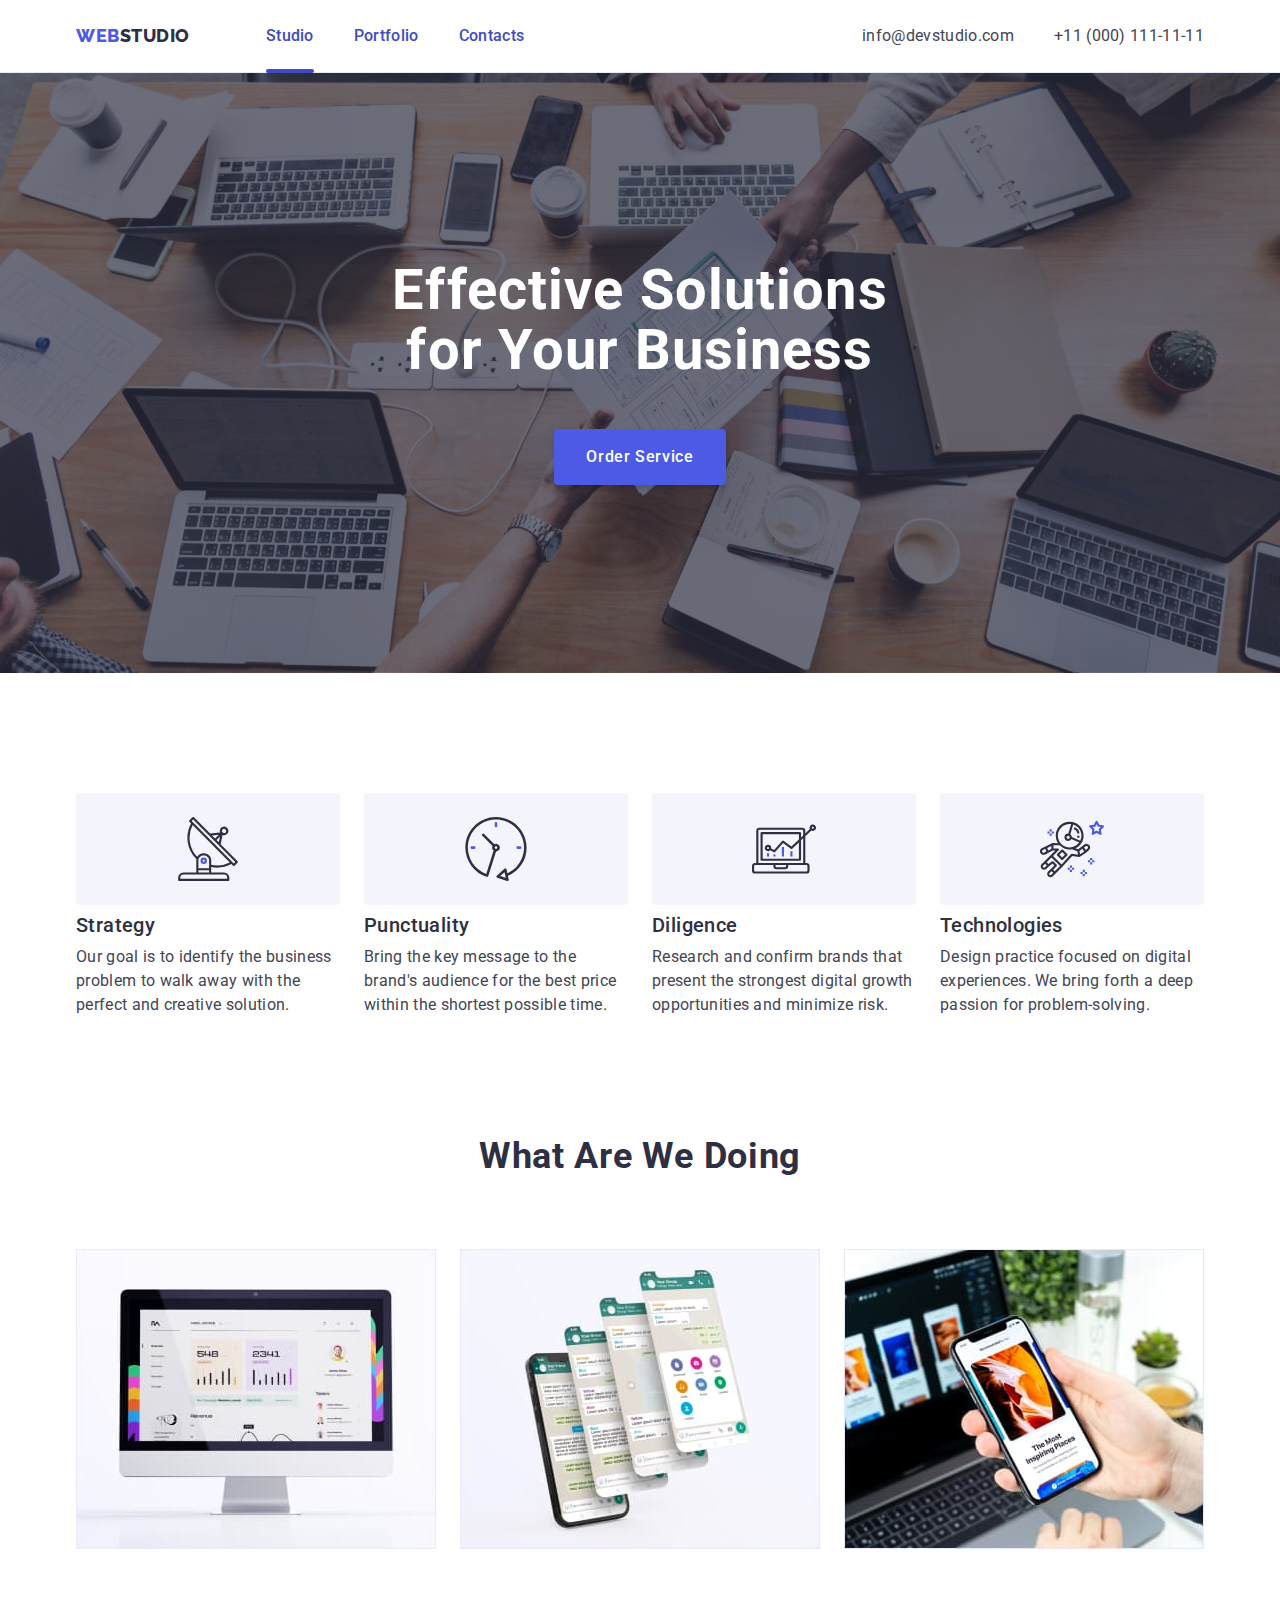
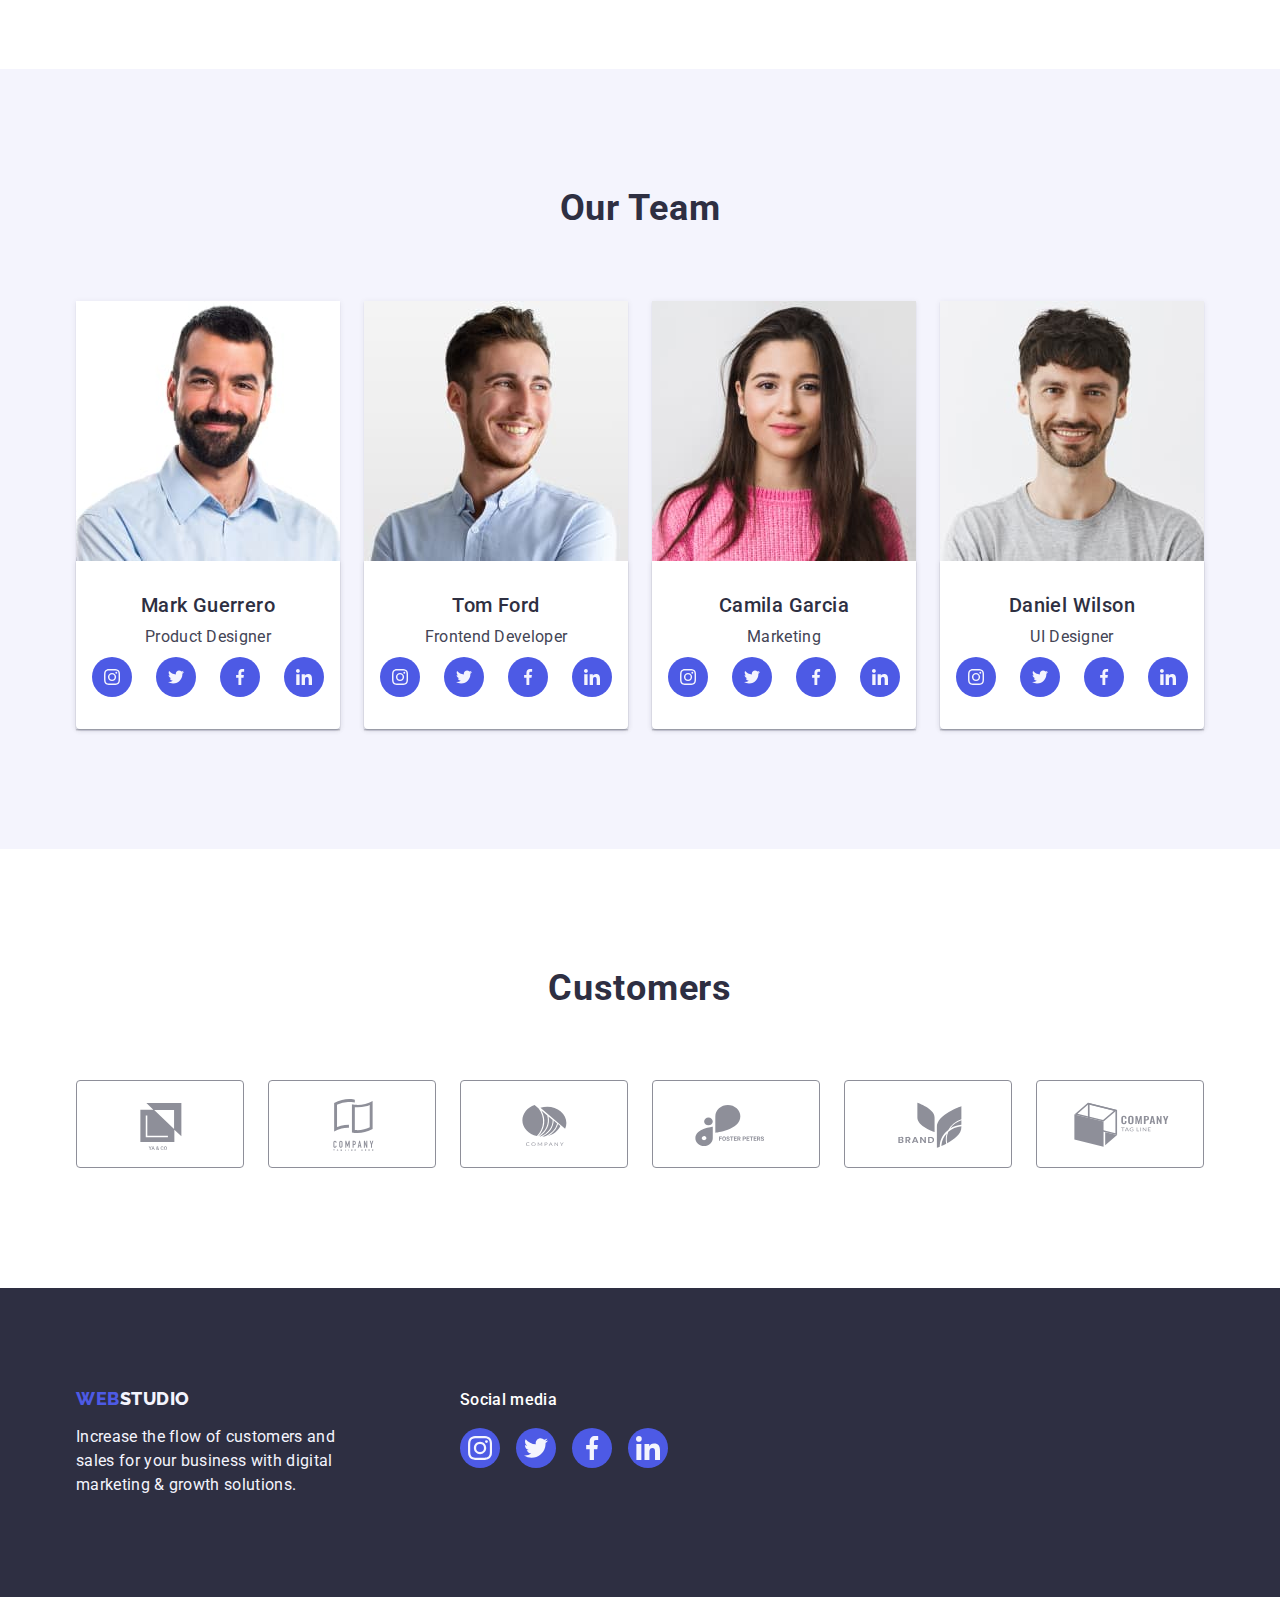
<file: index.html>
<!DOCTYPE html>
<html lang="en">
  <head>
    <meta charset="UTF-8" />
    <meta http-equiv="X-UA-Compatible" content="IE=edge" />
    <meta name="viewport" content="width=device-width, initial-scale=1.0" />
    <title>WebStudio</title>
    <link rel="preconnect" href="https://fonts.googleapis.com" />
    <link rel="preconnect" href="https://fonts.gstatic.com" crossorigin />
    <link
      href="https://fonts.googleapis.com/css2?family=Raleway:wght@800&family=Roboto:wght@400;500;700;900&display=swap"
      rel="stylesheet"
    />
    <link
      rel="stylesheet"
      href="https://cdn.jsdelivr.net/npm/modern-normalize@1.1.0/modern-normalize.min.css"
    />
    <link rel="stylesheet" href="./css/styles.css" />
  </head>
  <body>
    <!-- HEADER -->
    <header class="page-header">
      <div class="container page-header-container">
        <nav class="page-nav">
          <a class="logo link" href="./index.html"
            >Web<span class="accent">Studio</span></a
          >
          <ul class="menu list">
            <li class="menu-item">
              <a class="menu-link link active" href="./index.html">Studio</a>
            </li>
            <li class="menu-item">
              <a class="menu-link link" href="./portfolio.html">Portfolio</a>
            </li>
            <li class="menu-item">
              <a class="menu-link link" href="">Contacts</a>
            </li>
          </ul>
        </nav>
        <address class="contact">
          <ul class="contact-list list">
            <li class="contact-item">
              <a class="contact-link link" href="mailto:info@devstudio.com"
                >info@devstudio.com</a
              >
            </li>
            <li class="contact-item">
              <a class="contact-link link" href="tel:+110001111111"
                >+11 (000) 111-11-11</a
              >
            </li>
          </ul>
        </address>
      </div>
    </header>
    <main>
      <!-- HERO -->
      <section class="hero">
        <div class="container hero-container">
          <h1 class="main-title">Effective Solutions for Your Business</h1>
          <button class="modal-btn" type="button" data-modal-open>
            Order Service
          </button>
        </div>
      </section>
      <!-- FEATURES -->
      <section class="features">
        <div class="container features-container">
          <h2 class="features-title title visually-hidden">Features</h2>
          <ul class="features-list list">
            <li class="features-item">
              <div class="background">
                <svg class="icon-antenna" width="64" height="64">
                  <use href="./images/icons.svg#antenna"></use>
                </svg>
              </div>

              <h3 class="features-subtitle subtitle">Strategy</h3>
              <p class="features-desc desc">
                Our goal is to identify the business problem to walk away with
                the perfect and creative solution.
              </p>
            </li>
            <li class="features-item">
              <div class="background">
                <svg class="icon-clock" width="64" height="64">
                  <use href="./images/icons.svg#clock"></use>
                </svg>
              </div>

              <h3 class="features-subtitle subtitle">Punctuality</h3>
              <p class="features-desc desc">
                Bring the key message to the brand's audience for the best price
                within the shortest possible time.
              </p>
            </li>
            <li class="features-item">
              <div class="background">
                <svg class="icon-diagram" width="64" height="64">
                  <use href="./images/icons.svg#diagram"></use>
                </svg>
              </div>

              <h3 class="features-subtitle subtitle">Diligence</h3>
              <p class="features-desc desc">
                Research and confirm brands that present the strongest digital
                growth opportunities and minimize risk.
              </p>
            </li>
            <li class="features-item">
              <div class="background">
                <svg class="icon-astronaut" width="64" height="64">
                  <use href="./images/icons.svg#astronaut"></use>
                </svg>
              </div>

              <h3 class="features-subtitle subtitle">Technologies</h3>
              <p class="features-desc desc">
                Design practice focused on digital experiences. We bring forth a
                deep passion for problem-solving.
              </p>
            </li>
          </ul>
        </div>
      </section>
      <!-- ABOUT -->
      <section class="about">
        <div class="container">
          <h2 class="about-title title">What are we doing</h2>
          <ul class="about-list list">
            <li class="about-item">
              <img
                class="about-img"
                src="./images/gallery/monitor.jpg"
                alt="Monitor"
                width="360"
                height="300"
              />
            </li>
            <li class="about-item">
              <img
                class="about-img"
                src="./images/gallery/phone.jpg"
                alt="Phone"
                width="360"
                height="300"
              />
            </li>
            <li class="about-item">
              <img
                class="about-img"
                src="./images/gallery/hand_phone.jpg"
                alt="Hand holding the phone"
                width="360"
                height="300"
              />
            </li>
          </ul>
        </div>
      </section>
      <!-- OUR TEAM -->
      <section class="team-section section">
        <div class="container">
          <h2 class="team-title title">Our Team</h2>
          <ul class="team-list list">
            <li class="team-item">
              <img
                class="team-img"
                src="./images/employees/mark_guerrero.jpg"
                alt="Employee's photo"
                width="264"
                height="260"
              />
              <div class="team-card-text">
                <h3 class="team-subtitle subtitle">Mark Guerrero</h3>
                <p class="team-desc desc">Product Designer</p>
                <ul class="social-list list">
                  <li class="social-list-item">
                    <a
                      class="social-list-link link"
                      href=""
                      target="_blank"
                      rel="noopener noreferrer"
                      aria-label="Instagram icon"
                    >
                      <svg class="social-list-icon" width="16" height="16">
                        <use href="./images/icons.svg#instagram"></use>
                      </svg>
                    </a>
                  </li>
                  <li class="social-list-item">
                    <a
                      class="social-list-link link"
                      href=""
                      target="_blank"
                      rel="noopener noreferrer"
                      aria-label="Twitter icon"
                    >
                      <svg class="social-list-icon" width="16" height="16">
                        <use href="./images/icons.svg#twitter"></use>
                      </svg>
                    </a>
                  </li>
                  <li class="social-list-item">
                    <a
                      class="social-list-link link"
                      href=""
                      target="_blank"
                      rel="noopener noreferrer"
                      aria-label="Facebook icon"
                    >
                      <svg class="social-list-icon" width="16" height="16">
                        <use href="./images/icons.svg#facebook"></use>
                      </svg>
                    </a>
                  </li>
                  <li class="social-list-item">
                    <a
                      class="social-list-link link"
                      href=""
                      target="_blank"
                      rel="noopener noreferrer"
                      aria-label="Linkedin icon"
                    >
                      <svg class="social-list-icon" width="16" height="16">
                        <use href="./images/icons.svg#linkedin"></use>
                      </svg>
                    </a>
                  </li>
                </ul>
              </div>
            </li>
            <li class="team-item">
              <img
                class="team-img"
                src="./images/employees/tom_ford.jpg"
                alt="Employee's photo"
                width="264"
                height="260"
              />
              <div class="team-card-text">
                <h3 class="team-subtitle subtitle">Tom Ford</h3>
                <p class="team-desc desc">Frontend Developer</p>
                <ul class="social-list list">
                  <li class="social-list-item">
                    <a
                      class="social-list-link link"
                      href=""
                      target="_blank"
                      rel="noopener noreferrer"
                      aria-label="Instagram icon"
                    >
                      <svg class="social-list-icon" width="16" height="16">
                        <use href="./images/icons.svg#instagram"></use>
                      </svg>
                    </a>
                  </li>
                  <li class="social-list-item">
                    <a
                      class="social-list-link link"
                      href=""
                      target="_blank"
                      rel="noopener noreferrer"
                      aria-label="Twitter icon"
                    >
                      <svg class="social-list-icon" width="16" height="16">
                        <use href="./images/icons.svg#twitter"></use>
                      </svg>
                    </a>
                  </li>
                  <li class="social-list-item">
                    <a
                      class="social-list-link link"
                      href=""
                      target="_blank"
                      rel="noopener noreferrer"
                      aria-label="Facebook icon"
                    >
                      <svg class="social-list-icon" width="16" height="16">
                        <use href="./images/icons.svg#facebook"></use>
                      </svg>
                    </a>
                  </li>
                  <li class="social-list-item">
                    <a
                      class="social-list-link link"
                      href=""
                      target="_blank"
                      rel="noopener noreferrer"
                      aria-label="Linkedin icon"
                    >
                      <svg class="social-list-icon" width="16" height="16">
                        <use href="./images/icons.svg#linkedin"></use>
                      </svg>
                    </a>
                  </li>
                </ul>
              </div>
            </li>
            <li class="team-item">
              <img
                class="team-img"
                src="./images/employees/camila_garcia.jpg"
                alt="Employee's photo"
                width="264"
                height="260"
              />
              <div class="team-card-text">
                <h3 class="team-subtitle subtitle">Camila Garcia</h3>
                <p class="team-desc desc">Marketing</p>
                <ul class="social-list list">
                  <li class="social-list-item">
                    <a
                      class="social-list-link link"
                      href=""
                      target="_blank"
                      rel="noopener noreferrer"
                      aria-label="Instagram icon"
                    >
                      <svg class="social-list-icon" width="16" height="16">
                        <use href="./images/icons.svg#instagram"></use>
                      </svg>
                    </a>
                  </li>
                  <li class="social-list-item">
                    <a
                      class="social-list-link link"
                      href=""
                      target="_blank"
                      rel="noopener noreferrer"
                      aria-label="Twitter icon"
                    >
                      <svg class="social-list-icon" width="16" height="16">
                        <use href="./images/icons.svg#twitter"></use>
                      </svg>
                    </a>
                  </li>
                  <li class="social-list-item">
                    <a
                      class="social-list-link link"
                      href=""
                      target="_blank"
                      rel="noopener noreferrer"
                      aria-label="Facebook icon"
                    >
                      <svg class="social-list-icon" width="16" height="16">
                        <use href="./images/icons.svg#facebook"></use>
                      </svg>
                    </a>
                  </li>
                  <li class="social-list-item">
                    <a
                      class="social-list-link link"
                      href=""
                      target="_blank"
                      rel="noopener noreferrer"
                      aria-label="Linkedin icon"
                    >
                      <svg class="social-list-icon" width="16" height="16">
                        <use href="./images/icons.svg#linkedin"></use>
                      </svg>
                    </a>
                  </li>
                </ul>
              </div>
            </li>
            <li class="team-item">
              <img
                class="team-img"
                src="./images/employees/daniel_wilson.jpg"
                alt="Employee's photo"
                width="264"
                height="260"
              />
              <div class="team-card-text">
                <h3 class="team-subtitle subtitle">Daniel Wilson</h3>
                <p class="team-desc desc">UI Designer</p>
                <ul class="social-list list">
                  <li class="social-list-item">
                    <a
                      class="social-list-link link"
                      href=""
                      target="_blank"
                      rel="noopener noreferrer"
                      aria-label="Instagram icon"
                    >
                      <svg class="social-list-icon" width="16" height="16">
                        <use href="./images/icons.svg#instagram"></use>
                      </svg>
                    </a>
                  </li>
                  <li class="social-list-item">
                    <a
                      class="social-list-link link"
                      href=""
                      target="_blank"
                      rel="noopener noreferrer"
                      aria-label="Twitter icon"
                    >
                      <svg class="social-list-icon" width="16" height="16">
                        <use href="./images/icons.svg#twitter"></use>
                      </svg>
                    </a>
                  </li>
                  <li class="social-list-item">
                    <a
                      class="social-list-link link"
                      href=""
                      target="_blank"
                      rel="noopener noreferrer"
                      aria-label="Facebook icon"
                    >
                      <svg class="social-list-icon" width="16" height="16">
                        <use href="./images/icons.svg#facebook"></use>
                      </svg>
                    </a>
                  </li>
                  <li class="social-list-item">
                    <a
                      class="social-list-link link"
                      href=""
                      target="_blank"
                      rel="noopener noreferrer"
                      aria-label="Linkedin icon"
                    >
                      <svg class="social-list-icon" width="16" height="16">
                        <use href="./images/icons.svg#linkedin"></use>
                      </svg>
                    </a>
                  </li>
                </ul>
              </div>
            </li>
          </ul>
        </div>
      </section>
      <!-- CUSTOMERS -->
      <section class="customers-section section">
        <div class="container customers-container">
          <h2 class="customers-title title">Customers</h2>
          <ul class="customers-list list">
            <li class="customers-list-item">
              <a
                class="customers-list-link link"
                href=""
                target="_blank"
                rel="noopener noreferrer"
                aria-label="Logo icon"
              >
                <svg class="customers-list-icon" width="104" height="56">
                  <use href="./images/icons.svg#logo"></use>
                </svg>
              </a>
            </li>
            <li class="customers-list-item">
              <a
                class="customers-list-link link"
                href=""
                target="_blank"
                rel="noopener noreferrer"
                aria-label="Logo-1 icon"
              >
                <svg class="customers-list-icon" width="104" height="56">
                  <use href="./images/icons.svg#logo-1"></use>
                </svg>
              </a>
            </li>
            <li class="customers-list-item">
              <a
                class="customers-list-link link"
                href=""
                target="_blank"
                rel="noopener noreferrer"
                aria-label="Logo-2 icon"
              >
                <svg class="customers-list-icon" width="104" height="56">
                  <use href="./images/icons.svg#logo-2"></use>
                </svg>
              </a>
            </li>
            <li class="customers-list-item">
              <a
                class="customers-list-link link"
                href=""
                target="_blank"
                rel="noopener noreferrer"
                aria-label="Logo-3 icon"
              >
                <svg class="customers-list-icon" width="104" height="56">
                  <use href="./images/icons.svg#logo-3"></use>
                </svg>
              </a>
            </li>
            <li class="customers-list-item">
              <a
                class="customers-list-link link"
                href=""
                target="_blank"
                rel="noopener noreferrer"
                aria-label="Logo-4 icon"
              >
                <svg class="customers-list-icon" width="104" height="56">
                  <use href="./images/icons.svg#logo-4"></use>
                </svg>
              </a>
            </li>
            <li class="customers-list-item">
              <a
                class="customers-list-link link"
                href=""
                target="_blank"
                rel="noopener noreferrer"
                aria-label="Logo-5 icon"
              >
                <svg class="customers-list-icon" width="104" height="56">
                  <use href="./images/icons.svg#logo-5"></use>
                </svg>
              </a>
            </li>
          </ul>
        </div>
      </section>
    </main>
    <!-- FOOTER -->
    <footer class="footer">
      <div class="container footer-container">
        <div class="footer-logo-container">
          <a class="logo link logo-link" href="./index.html"
            >Web<span class="accent-light">Studio</span>
          </a>
          <p class="footer-logo-desc desc desc-light">
            Increase the flow of customers and sales for your business with
            digital marketing & growth solutions.
          </p>
        </div>
        <div class="footer-social-container">
          <p class="footer-social-desc desc desc-light">Social media</p>
          <ul class="footer-social-list list">
            <li class="social-list-item">
              <a
                class="social-list-link link footer-social-list-link"
                href=""
                target="_blank"
                rel="noopener noreferrer"
                aria-label="Instagram icon"
              >
                <svg class="social-list-icon" width="24" height="24">
                  <use href="./images/icons.svg#instagram"></use>
                </svg>
              </a>
            </li>
            <li class="social-list-item">
              <a
                class="social-list-link link footer-social-list-link"
                href=""
                target="_blank"
                rel="noopener noreferrer"
                aria-label="Twitter icon"
              >
                <svg class="social-list-icon" width="24" height="24">
                  <use href="./images/icons.svg#twitter"></use>
                </svg>
              </a>
            </li>
            <li class="social-list-item">
              <a
                class="social-list-link link footer-social-list-link"
                href=""
                target="_blank"
                rel="noopener noreferrer"
                aria-label="Facebook icon"
              >
                <svg class="social-list-icon" width="24" height="24">
                  <use href="./images/icons.svg#facebook"></use>
                </svg>
              </a>
            </li>
            <li class="social-list-item">
              <a
                class="social-list-link link footer-social-list-link"
                href=""
                target="_blank"
                rel="noopener noreferrer"
                aria-label="Linkedin icon"
              >
                <svg class="social-list-icon" width="24" height="24">
                  <use href="./images/icons.svg#linkedin"></use>
                </svg>
              </a>
            </li>
          </ul>
        </div>
      </div>
    </footer>
    <!-- MODAL WINDOW -->
    <div class="backdrop is-hidden" data-modal>
      <div class="modal">
        <button type="button" class="modal-close-btn" data-modal-close>
          <svg class="modal-close-btn-icon" width="8" height="8">
            <use href="./images/icons.svg#close-modal"></use>
          </svg>
        </button>
      </div>
    </div>
    <script src="./js/modal.js"></script>
  </body>
</html>
</file>
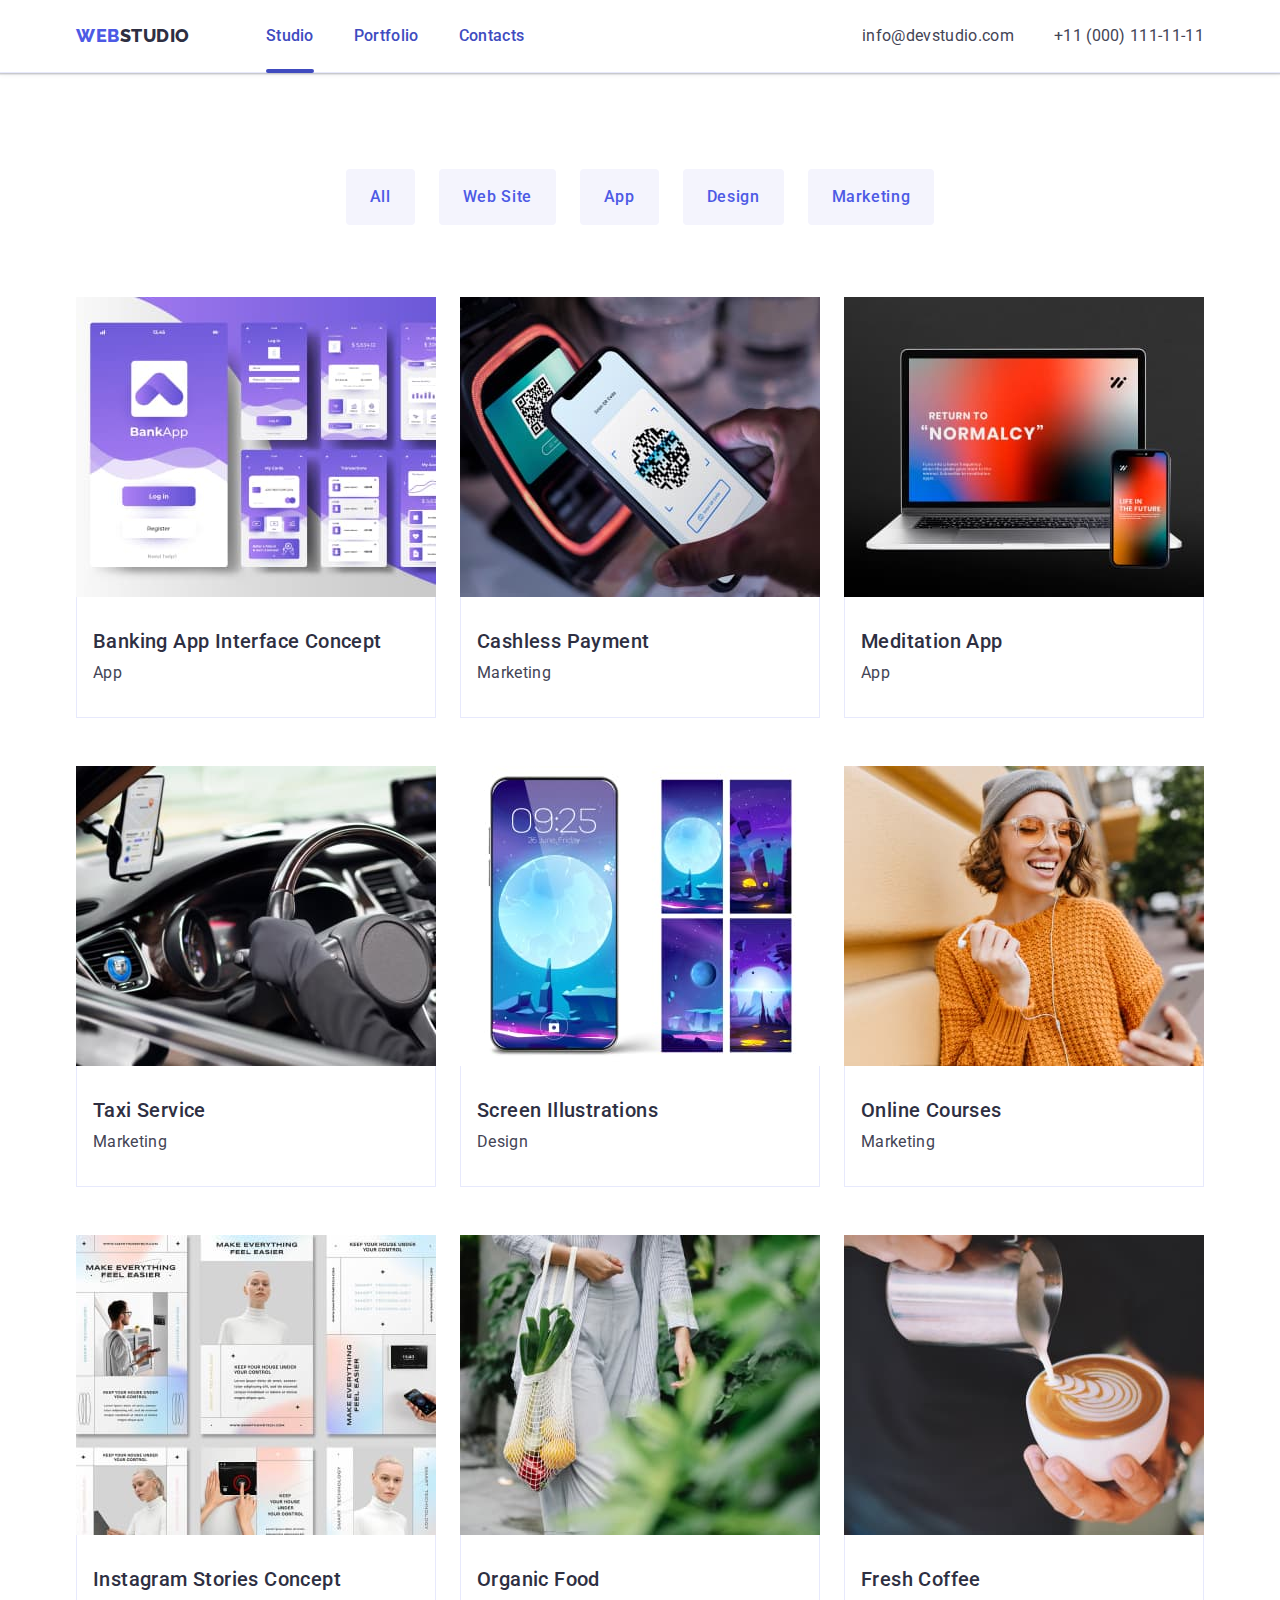
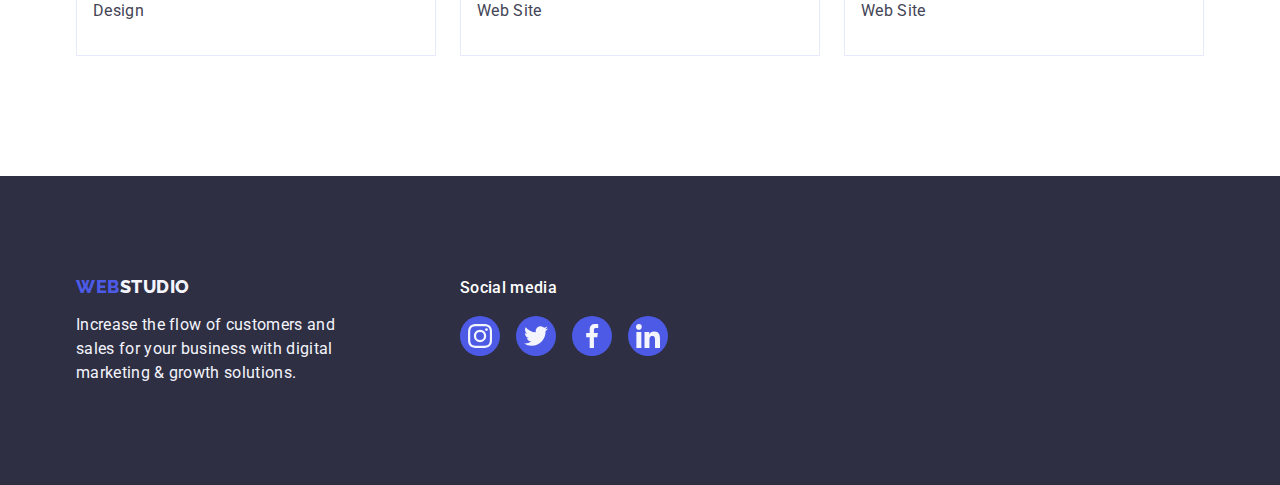
<file: portfolio.html>
<!DOCTYPE html>
<html lang="en">
  <head>
    <meta charset="UTF-8" />
    <meta http-equiv="X-UA-Compatible" content="IE=edge" />
    <meta name="viewport" content="width=device-width, initial-scale=1.0" />
    <title>Portfolio</title>
    <link rel="preconnect" href="https://fonts.googleapis.com" />
    <link rel="preconnect" href="https://fonts.gstatic.com" crossorigin />
    <link
      href="https://fonts.googleapis.com/css2?family=Raleway:wght@800&family=Roboto:wght@400;500;700;900&display=swap"
      rel="stylesheet"
    />
    <link
      rel="stylesheet"
      href="https://cdn.jsdelivr.net/npm/modern-normalize@1.1.0/modern-normalize.min.css"
    />
    <link rel="stylesheet" href="./css/styles.css" />
  </head>
  <body>
    <!-- HEADER -->
    <header class="page-header">
      <div class="container page-header-container">
        <nav class="page-nav">
          <a class="logo link" href="./index.html"
            >Web<span class="accent">Studio</span></a
          >
          <ul class="menu list">
            <li class="menu-item">
              <a class="menu-link link active" href="./index.html">Studio</a>
            </li>
            <li class="menu-item">
              <a class="menu-link link" href="./portfolio.html">Portfolio</a>
            </li>
            <li class="menu-item">
              <a class="menu-link link" href="">Contacts</a>
            </li>
          </ul>
        </nav>
        <address class="contact">
          <ul class="contact-list list">
            <li class="contact-item">
              <a class="contact-link link" href="mailto:info@devstudio.com"
                >info@devstudio.com</a
              >
            </li>
            <li class="contact-item">
              <a class="contact-link link" href="tel:+110001111111"
                >+11 (000) 111-11-11</a
              >
            </li>
          </ul>
        </address>
      </div>
    </header>
    <main>
      <!-- SERVICES -->
      <section class="services">
        <div class="container">
          <h1 class="visually-hidden">Filters</h1>
          <ul class="filters-list list">
            <li class="filters-item">
              <button class="modal-btn-light modal-btn" type="button">
                All
              </button>
            </li>
            <li class="filters-item">
              <button class="modal-btn-light modal-btn" type="button">
                Web Site
              </button>
            </li>
            <li class="filters-item">
              <button class="modal-btn-light modal-btn" type="button">
                App
              </button>
            </li>
            <li class="filters-item">
              <button class="modal-btn-light modal-btn" type="button">
                Design
              </button>
            </li>
            <li class="filters-item">
              <button class="modal-btn-light modal-btn" type="button">
                Marketing
              </button>
            </li>
          </ul>
          <ul class="apps-list list">
            <li class="apps-item">
              <a class="apps-link link" href="">
                <div class="apps-img-wrapper">
                  <img
                    class="apps-img"
                    src="./images/potrfolio_page/banking_app.jpg"
                    alt="banking app"
                    width="360"
                    height="300"
                  />
                  <p class="overlay desc desc-light">
                    14 Stylish and User-Friendly App Design Concepts · Task
                    Manager App · Calorie Tracker App · Exotic Fruit Ecommerce
                    App · Cloud Storage App
                  </p>
                </div>
                <div class="apps-text-content">
                  <h2 class="apps-subtitle subtitle">
                    Banking App Interface Concept
                  </h2>
                  <p class="apps-desc desc">App</p>
                </div>
              </a>
            </li>
            <li class="apps-item">
              <a class="apps-link link" href="">
                <div class="apps-img-wrapper">
                  <img
                    class="apps-img"
                    src="./images/potrfolio_page/cashless_payment.jpg"
                    alt="cashless payment"
                    width="360"
                    height="300"
                  />
                  <p class="overlay desc desc-light">
                    14 Stylish and User-Friendly App Design Concepts · Task
                    Manager App · Calorie Tracker App · Exotic Fruit Ecommerce
                    App · Cloud Storage App
                  </p>
                </div>
                <div class="apps-text-content">
                  <h2 class="apps-subtitle subtitle">Cashless Payment</h2>
                  <p class="apps-desc desc">Marketing</p>
                </div>
              </a>
            </li>
            <li class="apps-item">
              <a class="apps-link link" href="">
                <div class="apps-img-wrapper">
                  <img
                    class="apps-img"
                    src="./images/potrfolio_page/meditation_app.jpg"
                    alt="meditation app"
                    width="360"
                    height="300"
                  />
                  <p class="overlay desc desc-light">
                    14 Stylish and User-Friendly App Design Concepts · Task
                    Manager App · Calorie Tracker App · Exotic Fruit Ecommerce
                    App · Cloud Storage App
                  </p>
                </div>
                <div class="apps-text-content">
                  <h2 class="apps-subtitle subtitle">Meditation App</h2>
                  <p class="apps-desc desc">App</p>
                </div>
              </a>
            </li>
            <li class="apps-item">
              <a class="apps-link link" href="">
                <div class="apps-img-wrapper">
                  <img
                    class="apps-img"
                    src="./images/potrfolio_page/taxi_service.jpg"
                    alt="taxi"
                    width="360"
                    height="300"
                  />
                  <p class="overlay desc desc-light">
                    14 Stylish and User-Friendly App Design Concepts · Task
                    Manager App · Calorie Tracker App · Exotic Fruit Ecommerce
                    App · Cloud Storage App
                  </p>
                </div>
                <div class="apps-text-content">
                  <h2 class="apps-subtitle subtitle">Taxi Service</h2>
                  <p class="apps-desc desc">Marketing</p>
                </div>
              </a>
            </li>
            <li class="apps-item">
              <a class="apps-link link" href="">
                <div class="apps-img-wrapper">
                  <img
                    class="apps-img"
                    src="./images/potrfolio_page/screen_illustrations.jpg"
                    alt="wallpapers"
                    width="360"
                    height="300"
                  />
                  <p class="overlay desc desc-light">
                    14 Stylish and User-Friendly App Design Concepts · Task
                    Manager App · Calorie Tracker App · Exotic Fruit Ecommerce
                    App · Cloud Storage App
                  </p>
                </div>
                <div class="apps-text-content">
                  <h2 class="apps-subtitle subtitle">Screen Illustrations</h2>
                  <p class="apps-desc desc">Design</p>
                </div>
              </a>
            </li>
            <li class="apps-item">
              <a class="apps-link link" href="">
                <div class="apps-img-wrapper">
                  <img
                    class="apps-img"
                    src="./images/potrfolio_page/online_courses.jpg"
                    alt="smiling girl"
                    width="360"
                    height="300"
                  />
                  <p class="overlay desc desc-light">
                    14 Stylish and User-Friendly App Design Concepts · Task
                    Manager App · Calorie Tracker App · Exotic Fruit Ecommerce
                    App · Cloud Storage App
                  </p>
                </div>
                <div class="apps-text-content">
                  <h2 class="apps-subtitle subtitle">Online Courses</h2>
                  <p class="apps-desc desc">Marketing</p>
                </div>
              </a>
            </li>
            <li class="apps-item">
              <a class="apps-link link" href="">
                <div class="apps-img-wrapper">
                  <img
                    class="apps-img"
                    src="./images/potrfolio_page/insta_stories_concept.jpg"
                    alt="instagram stories concept"
                    width="360"
                    height="300"
                  />
                  <p class="overlay desc desc-light">
                    14 Stylish and User-Friendly App Design Concepts · Task
                    Manager App · Calorie Tracker App · Exotic Fruit Ecommerce
                    App · Cloud Storage App
                  </p>
                </div>
                <div class="apps-text-content">
                  <h2 class="apps-subtitle subtitle">
                    Instagram Stories Concept
                  </h2>
                  <p class="apps-desc desc">Design</p>
                </div>
              </a>
            </li>
            <li class="apps-item">
              <a class="apps-link link" href="">
                <div class="apps-img-wrapper">
                  <img
                    class="apps-img"
                    src="./images/potrfolio_page/organic_food.jpg"
                    alt="a bag with products"
                    width="360"
                    height="300"
                  />
                  <p class="overlay desc desc-light">
                    14 Stylish and User-Friendly App Design Concepts · Task
                    Manager App · Calorie Tracker App · Exotic Fruit Ecommerce
                    App · Cloud Storage App
                  </p>
                </div>
                <div class="apps-text-content">
                  <h2 class="apps-subtitle subtitle">Organic Food</h2>
                  <p class="apps-desc desc">Web Site</p>
                </div>
              </a>
            </li>
            <li class="apps-item">
              <a class="apps-link link" href="">
                <div class="apps-img-wrapper">
                  <img
                    class="apps-img"
                    src="./images/potrfolio_page/fresh_coffee.jpg"
                    alt="a cup of coffee"
                    width="360"
                    height="300"
                  />
                  <p class="overlay desc desc-light">
                    14 Stylish and User-Friendly App Design Concepts · Task
                    Manager App · Calorie Tracker App · Exotic Fruit Ecommerce
                    App · Cloud Storage App
                  </p>
                </div>
                <div class="apps-text-content">
                  <h2 class="apps-subtitle subtitle">Fresh Coffee</h2>
                  <p class="apps-desc desc">Web Site</p>
                </div>
              </a>
            </li>
          </ul>
        </div>
      </section>
    </main>
    <!-- FOOTER -->
    <footer class="footer">
      <div class="container footer-container">
        <div class="footer-logo-container">
          <a class="logo link logo-link" href="./index.html"
            >Web<span class="accent-light">Studio</span>
          </a>
          <p class="footer-logo-desc desc desc-light">
            Increase the flow of customers and sales for your business with
            digital marketing & growth solutions.
          </p>
        </div>
        <div class="footer-social-container">
          <p class="footer-social-desc desc desc-light">Social media</p>
          <ul class="footer-social-list list">
            <li class="social-list-item">
              <a
                class="social-list-link link footer-social-list-link"
                href=""
                target="_blank"
                rel="noopener noreferrer"
                aria-label="Instagram icon"
              >
                <svg class="social-list-icon" width="24" height="24">
                  <use href="./images/icons.svg#instagram"></use>
                </svg>
              </a>
            </li>
            <li class="social-list-item">
              <a
                class="social-list-link link footer-social-list-link"
                href=""
                target="_blank"
                rel="noopener noreferrer"
                aria-label="Twitter icon"
              >
                <svg class="social-list-icon" width="24" height="24">
                  <use href="./images/icons.svg#twitter"></use>
                </svg>
              </a>
            </li>
            <li class="social-list-item">
              <a
                class="social-list-link link footer-social-list-link"
                href=""
                target="_blank"
                rel="noopener noreferrer"
                aria-label="Facebook icon"
              >
                <svg class="social-list-icon" width="24" height="24">
                  <use href="./images/icons.svg#facebook"></use>
                </svg>
              </a>
            </li>
            <li class="social-list-item">
              <a
                class="social-list-link link footer-social-list-link"
                href=""
                target="_blank"
                rel="noopener noreferrer"
                aria-label="Linkedin icon"
              >
                <svg class="social-list-icon" width="24" height="24">
                  <use href="./images/icons.svg#linkedin"></use>
                </svg>
              </a>
            </li>
          </ul>
        </div>
      </div>
    </footer>
  </body>
</html>
</file>
<file: css/styles.css>
:root {
  --accent-color: #404bbf;
  --primary-white-color: #ffffff;
  --secondary-white-color: #f4f4fd;
  --accent-light-color: #e7e9fc;
  --primary-brand-color: #4d5ae5;
  --body-main-color: #434455;
  --text-main-color: #2e2f42;
  --light-slate-color: #8e8f99;
  --success-color: #31d0aa;
  --modal-background-color: #fcfcfc;

  --card-set-gap-left: 24px;
  --card-set-gap-top: 48px;

  --transition-dur-and-func: 250ms cubic-bezier(0.4, 0, 0.2, 1);
}

h1,
h2,
h3,
h4,
p {
  margin-top: 0;
  margin-bottom: 0;
}

ul,
ol {
  margin-top: 0;
  margin-bottom: 0;
  padding-left: 0;
}

img {
  display: block;
  max-width: 100%;
  height: auto;
}

button {
  cursor: pointer;
}

.list {
  list-style: none;
}

.link {
  text-decoration: none;
}

body {
  font-family: 'Roboto', sans-serif;
  color: var(--body-main-color);
  background-color: var(--primary-white-color);
}

.container {
  width: 1158px;
  margin-left: auto;
  margin-right: auto;
  padding-left: 15px;
  padding-right: 15px;
}

/* ==================== COMPONENTS ==================== */

.visually-hidden {
  position: absolute;
  width: 1px;
  height: 1px;
  margin: -1px;
  border: 0;
  padding: 0;

  white-space: nowrap;
  clip-path: inset(100%);
  clip: rect(0 0 0 0);
  overflow: hidden;
}

.modal-btn {
  font-weight: 500;
  font-size: 16px;
  line-height: 1.5;
  letter-spacing: 0.04em;
  background-color: var(--primary-brand-color);
  color: var(--primary-white-color);
  font-family: inherit;

  padding: 16px 32px;
  box-shadow: 0px 4px 4px rgba(0, 0, 0, 0.15);
  border-radius: 4px;

  min-width: 169px;
  height: 56px;
  border: none;

  transition: background-color var(--transition-dur-and-func);
}

.modal-btn:hover,
.modal-btn:focus {
  background-color: var(--accent-color);
}

.modal-btn-light {
  background-color: var(--secondary-white-color);
  color: var(--primary-brand-color);
  border-color: 1px solid var(--accent-light-color);
  box-shadow: none;
  min-width: 69px;
  padding: 12px 24px;

  transition: color 250ms cubic-bezier(0.4, 0, 0.2, 1),
    background-color 250ms cubic-bezier(0.4, 0, 0.2, 1),
    border-color 250ms cubic-bezier(0.4, 0, 0.2, 1),
    box-shadow 250ms cubic-bezier(0.4, 0, 0.2, 1);
}
.modal-btn-light:hover,
.modal-btn-light:focus {
  background-color: var(--accent-color);
  color: var(--primary-white-color);
  border-color: 1px solid transparent;
  box-shadow: 0px 3px 1px rgba(0, 0, 0, 0.1), 0px 2px 1px rgba(0, 0, 0, 0.08),
    0px 2px 2px rgba(0, 0, 0, 0.12);
}

.title {
  font-weight: 700;
  font-size: 36px;
  line-height: 1.11;
  letter-spacing: 0.02em;
  text-transform: capitalize;
  text-align: center;
  color: var(--text-main-color);

  margin-bottom: 72px;
}

.subtitle {
  font-weight: 500;
  font-size: 20px;
  line-height: 1.2;
  letter-spacing: 0.02em;
  color: var(--text-main-color);

  margin-bottom: 8px;
}

.desc {
  font-weight: 400;
  font-size: 16px;
  line-height: 1.5;
  letter-spacing: 0.02em;
  width: 264px;
}

.section {
  padding-top: 120px;
  padding-bottom: 120px;
}
/* ==================== /COMPONENTS ==================== */

/* ==================== HEADER ==================== */

.page-header {
  border-bottom: 1px solid var(--accent-light-color);
  box-shadow: 0px 2px 1px rgba(46, 47, 66, 0.08),
    0px 1px 1px rgba(46, 47, 66, 0.16), 0px 1px 6px rgba(46, 47, 66, 0.08);
  /* z-index: 10; */
}
.page-header-container {
  display: flex;
  align-items: center;
  justify-content: space-between;
}

.page-nav {
  display: flex;
  align-items: center;
}

.menu {
  display: flex;
  align-items: center;
}

.contact-list {
  display: flex;
  align-items: center;
}

.contact-item:not(:last-child) {
  margin-right: 40px;
}

.logo {
  font-family: 'Raleway', sans-serif;
  font-weight: 800;
  font-size: 18px;
  line-height: 1.17;
  letter-spacing: 0.03em;
  text-transform: uppercase;
  color: var(--primary-brand-color);
  margin-right: 76px;
}

.accent {
  color: var(--text-main-color);
}

.menu-item:not(:last-child) {
  margin-right: 40px;
}

.menu-item {
  position: relative;
  color: var(--accent-color);
}

.menu-link {
  position: relative;
  font-weight: 500;
  font-size: 16px;
  line-height: 1.5;
  letter-spacing: 0.02em;
  color: #404bbf;
  padding-top: 24px;
  padding-bottom: 24px;
  display: inline-block;
  transition: color var(--transition-dur-and-func);
}

.menu-link.active::after {
  content: '';
  display: block;
  position: absolute;
  width: 100%;
  height: 4px;
  background-color: var(--accent-color);
  border-radius: 2px;
  bottom: -1px;
}

.menu-link:hover,
.menu-link:focus {
  color: var(--accent-color);
}

.contact {
  font-style: normal;
}

.contact-link {
  font-weight: 400;
  font-size: 16px;
  line-height: 1.5;
  letter-spacing: 0.02em;
  color: var(--body-main-color);
  transition: color var(--transition-dur-and-func);
}

.contact-link:hover,
.contact-link:focus {
  color: var(--accent-color);
}

/* ==================== /HEADER ==================== */

/* ==================== HERO ==================== */

.hero-container {
  display: flex;
  flex-direction: column;
  justify-content: center;
  align-items: center;
}

.hero {
  padding-top: 188px;
  padding-bottom: 188px;
  max-width: 1440px;
  margin: 0 auto;
  background: var(--text-main-color);
  background-image: linear-gradient(
      rgba(46, 47, 66, 0.7),
      rgba(46, 47, 66, 0.7)
    ),
    url('../images/hero/people-office.jpg');
  background-size: cover;
  background-repeat: no-repeat;
  background-position: center;
}

.main-title {
  font-weight: 700;
  font-size: 56px;
  line-height: 1.07;
  letter-spacing: 0.02em;
  width: 496px;
  text-align: center;
  color: var(--primary-white-color);

  max-width: 496px;
  margin-bottom: 48px;
}

/* ==================== /HERO ==================== */

/* ==================== FEATURES ==================== */

.background {
  display: flex;
  justify-content: center;
  align-items: center;
  width: 264px;
  height: 112px;
  background: var(--secondary-white-color);
  border-radius: 4px;
  margin-bottom: 8px;
}

.features {
  padding-top: 120px;
  padding-bottom: 120px;
}

.features-list {
  display: flex;
  gap: 24px;
}

.features-item {
  flex-basis: calc((100% - 3 * 24px) / 4);
}

/* ==================== /FEATURES ==================== */

/* ==================== ABOUT ==================== */

.about {
  padding-bottom: 120px;
}

.about-title {
  text-align: center;
}

.about-list {
  display: flex;
  flex-wrap: wrap;
  gap: 24px;
}

.about-item {
  flex-basis: calc((100% - 3 * 16px) / 3);
}

/* ==================== /ABOUT ==================== */

/* ==================== OUR TEAM ==================== */

.team-section {
  background-color: var(--secondary-white-color);
}

.team-list {
  display: flex;
  flex-wrap: wrap;
  gap: 24px;
  padding-left: 0;
}

.team-item {
  background-color: var(--primary-white-color);
  width: calc((100% - 72px) / 4);
  border-radius: 0px 0px 4px 4px;
  box-shadow: 0px 1px 6px rgba(46, 47, 66, 0.08),
    0px 1px 1px rgba(46, 47, 66, 0.16), 0px 2px 1px rgba(46, 47, 66, 0.08);
}

.team-card-text {
  padding: 32px 0;
  display: flex;
  flex-direction: column;
  justify-content: center;
  align-items: center;

  box-shadow: 0px 1px 6px rgba(46, 47, 66, 0.08),
    0px 1px 1px rgba(46, 47, 66, 0.16), 0px 2px 1px rgba(46, 47, 66, 0.08);
}

.team-subtitle {
  text-align: center;
}

.team-desc {
  text-align: center;
  margin-bottom: 8px;
}

.social-list {
  display: flex;
  justify-content: center;
  gap: 24px;
}

.social-list-link {
  display: flex;
  justify-content: center;
  align-items: center;
  width: 40px;
  height: 40px;
  border-radius: 50%;
  background-color: var(--primary-brand-color);
  transition: background-color var(--transition-dur-and-func);
}

.social-list-link:hover,
.social-list-link:focus {
  background-color: var(--accent-color);
}

.social-list-icon {
  fill: var(--secondary-white-color);
}

/* ==================== OUR TEAM ==================== */

/* ==================== CUSTOMERS ==================== */
.customers-title {
  line-height: 1.1;
}
.customers-list {
  display: flex;
  justify-content: center;
  gap: 24px;
}

.customers-list-link {
  display: flex;
  justify-content: center;
  align-items: center;
  width: 168px;
  height: 88px;
  border: 1px solid var(--light-slate-color);
  border-radius: 4px;
  color: var(--light-slate-color);
  transition: border-color 250ms cubic-bezier(0.4, 0, 0.2, 1),
    color 250ms cubic-bezier(0.4, 0, 0.2, 1);
}

.customers-list-link:hover,
.customers-list-link:focus {
  border-color: 1px solid var(--accent-color);
  color: var(--accent-color);
}

.customers-list-icon {
  fill: currentColor;
}

/* ==================== /CUSTOMERS ==================== */

/* ==================== FOOTER ==================== */

.footer {
  background-color: var(--text-main-color);
  padding-top: 100px;
  padding-bottom: 100px;
}

.footer-container {
  display: flex;
  align-items: baseline;
}

.footer-logo-container {
  margin-right: 120px;
}

.accent-light {
  color: var(--secondary-white-color);
}

.desc-light {
  color: var(--secondary-white-color);
}

.logo-link {
  display: inline-block;
  margin-bottom: 16px;
  margin-right: 0;
}

.footer-social-container {
  width: 208px;
}

.footer-social-desc {
  font-weight: 500;
  margin-bottom: 16px;
  width: inherit;
  color: var(--primary-white-color);
}

.footer-social-list {
  display: flex;
  gap: 16px;
}

.footer-social-list-link:hover,
.footer-social-list-link:focus {
  background-color: var(--success-color);
}

/* ==================== /FOOTER ==================== */

/* Portfolio */

/* ==================== SERVICES ==================== */
.services {
  padding-top: 96px;
  padding-bottom: 120px;
}

.filters-list {
  display: flex;
  justify-content: center;
  gap: 24px;
  margin-bottom: 72px;
}

.apps-list {
  display: flex;
  flex-wrap: wrap;
  column-gap: 24px;
  row-gap: 48px;
}

.apps-item {
  width: calc((100% - 48px) / 3);
}

.apps-link {
  display: block;
  transition: box-shadow var(--transition-dur-and-func);
}

.apps-link:hover,
.apps-link:focus {
  box-shadow: 0px 1px 6px rgba(46, 47, 66, 0.08),
    0px 1px 1px rgba(46, 47, 66, 0.16), 0px 2px 1px rgba(46, 47, 66, 0.08);
}

.apps-img-wrapper {
  position: relative;
  overflow: hidden;
}

.overlay {
  position: absolute;
  left: 0;
  top: 0;
  width: 100%;
  height: 100%;
  overflow: auto;
  transform: translate(0, 100%);
  transition: transform var(--transition-dur-and-func);

  background-color: var(--primary-brand-color);
  padding: 40px 32px;
}

.apps-link:hover .overlay,
.apps-link:focus .overlay {
  transform: translate(0, 0);
}

.apps-desc {
  color: var(--body-main-color);
  width: auto;
}

.apps-text-content {
  border: 1px solid var(--accent-light-color);
  border-top: none;
  padding: 32px 16px;
}

/* ==================== /SERVICES ==================== */

/* ==================== MODAL WINDOW ==================== */

.backdrop {
  position: fixed;
  top: 0;
  left: 0;
  /* z-index: 100; */
  width: 100%;
  height: 100%;
  background-color: rgba(46, 47, 66, 0.4);

  transition: opacity 250ms cubic-bezier(0.4, 0, 0.2, 1),
    visibility 250ms cubic-bezier(0.4, 0, 0.2, 1);

  /* transition-delay: 250ms; */
}

.backdrop.is-hidden {
  opacity: 0;
  visibility: hidden;
  pointer-events: none;
}

.modal {
  position: absolute;
  top: 50%;
  left: 50%;
  transform: translate(-50%, -50%);
  width: 408px;
  min-height: 576px;
  background-color: var(--modal-background-color);
  border-radius: 4px;
  box-shadow: 0px 1px 1px rgba(0, 0, 0, 0.14), 0px 1px 3px rgba(0, 0, 0, 0.12),
    0px 2px 1px rgba(0, 0, 0, 0.2);

  transition: transform 250ms cubic-bezier(0.4, 0, 0.2, 1);
  /* opacity 250ms cubic-bezier(0.4, 0, 0.2, 1), 
  transition-delay: 250ms;*/
}

.backdrop.is-hidden .modal {
  opacity: 0;
  transform: scale(0.9);
  /* transition-delay: 0ms; */
}

.modal-close-btn {
  position: absolute;
  padding: 0;
  top: 24px;
  right: 24px;
  display: flex;
  justify-content: center;
  align-items: center;
  width: 24px;
  height: 24px;
  border-radius: 50%;
  border: 1px solid rgba(0, 0, 0, 0.1);
  background-color: var(--accent-light-color);
  color: var(--text-main-color);

  transition: background-color 250ms cubic-bezier(0.4, 0, 0.2, 1),
    border 250ms cubic-bezier(0.4, 0, 0.2, 1);
  /* color 250ms cubic-bezier(0.4, 0, 0.2, 1), */
}

.modal-close-btn:hover,
.modal-close-btn:focus {
  background-color: var(--accent-color);
  color: var(--primary-white-color);
  border: none;
}

.modal-close-btn-icon {
  fill: currentColor;
  transition: fill 250ms cubic-bezier(0.4, 0, 0.2, 1);
}
</file>
